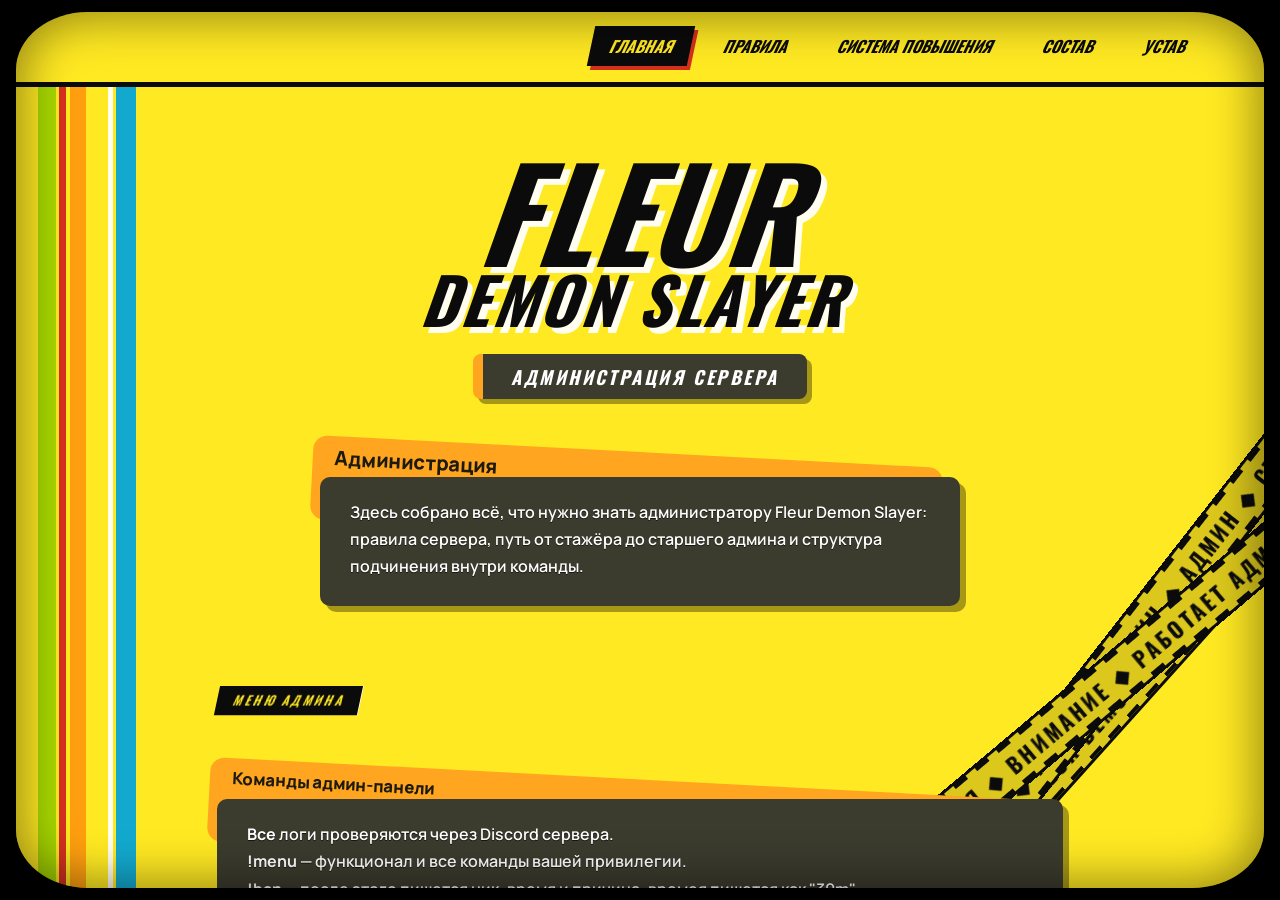
<file: index.html>
<!DOCTYPE html>
<html lang="ru">
<head>
<meta charset="UTF-8">
<meta http-equiv="refresh" content="0; url=k4otv55fu-2z9k0b-p0x5r4tgepkv-xe59z1t.html">
<title>Перенаправление…</title>
</head>
<body>
<p>Перенаправление на <a href="k4otv55fu-2z9k0b-p0x5r4tgepkv-xe59z1t.html">главную страницу</a>…</p>
</body>
</html>
</file>
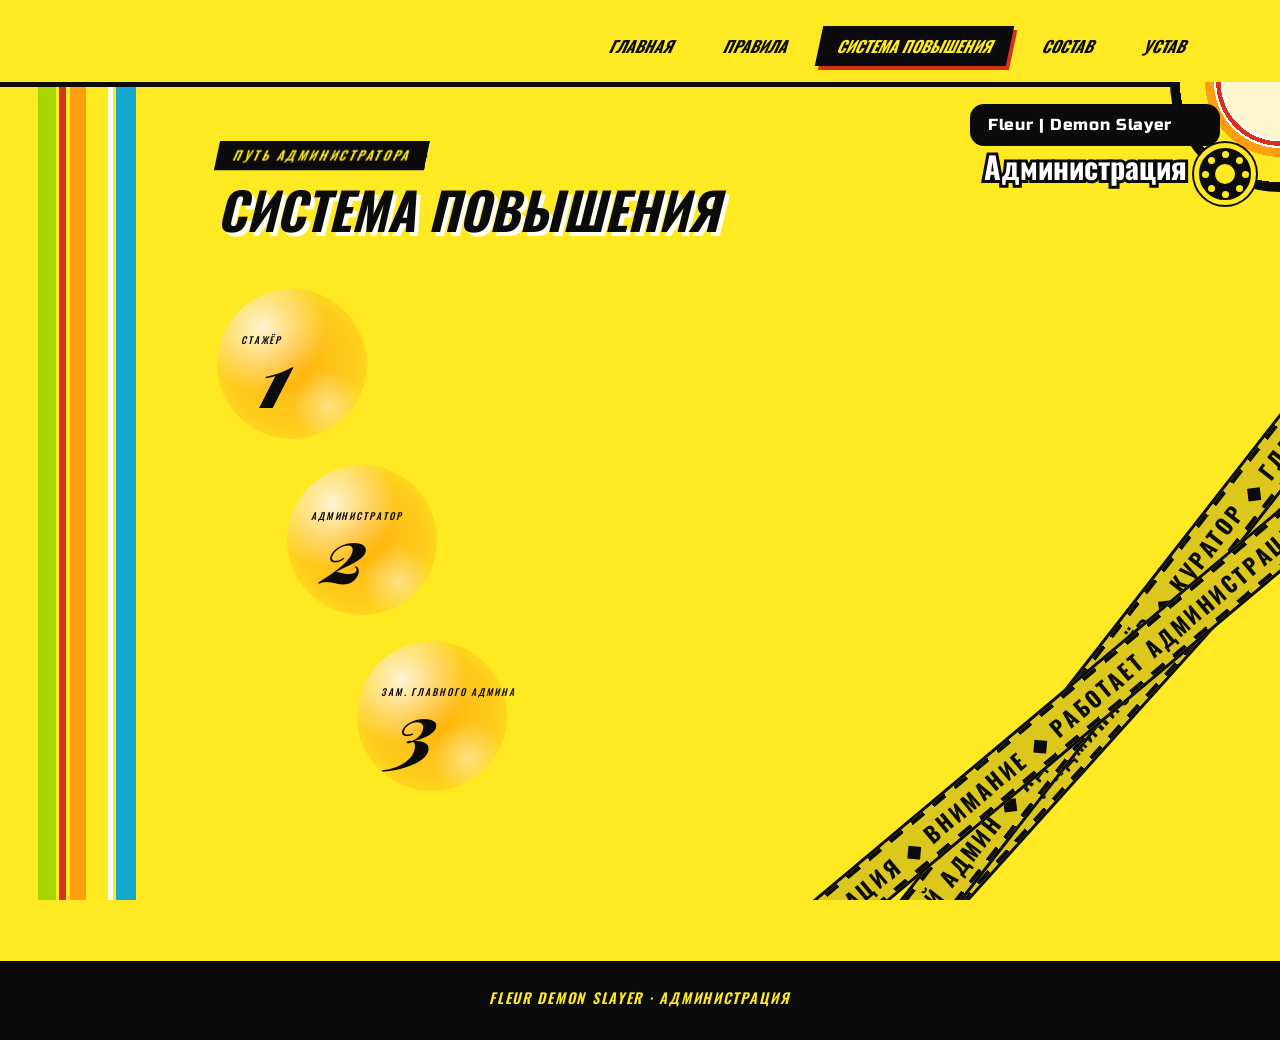
<file: hzywqgzyi-c8wiqv-pkaglmqvurpq-zfjjfzq.html>
<!DOCTYPE html>
<html lang="ru">
<head>
<meta charset="UTF-8">
<meta name="viewport" content="width=device-width, initial-scale=1.0">
<title>Система повышения | Fleur Demon Slayer</title>
<link rel="stylesheet" href="vu0ng61dt-nl7iyj-foz8ld2ewam5-atyls97.css">
</head>
<body>

<div class="scene" aria-hidden="true">
  <div class="stripes"></div>
  <div class="tape tape-a"><div class="tape-track"></div></div>
  <div class="tape tape-c"><div class="tape-track"></div></div>
  <div class="tape tape-b"><div class="tape-track"></div></div>
</div>

<header>
  <nav>
    <a class="nav-btn" href="k4otv55fu-2z9k0b-p0x5r4tgepkv-xe59z1t.html">Главная</a>
    <a class="nav-btn" href="fleur-rulles.html" target="_blank" rel="noopener">Правила</a>
    <a class="nav-btn current" href="hzywqgzyi-c8wiqv-pkaglmqvurpq-zfjjfzq.html">Система повышения</a>
    <a class="nav-btn" href="lywoi1vma-amg4jt-bja0ul47vf8s-jz1d711.html">Состав</a>
    <a class="nav-btn" href="tyvrrzrg0-wk4azf-413epeexvkhd-qe6k8tf.html">Устав</a>
  </nav>
  <div class="p4-hud" aria-hidden="true">
    <span class="hud-disc"></span>
    <div class="hud-date"><span class="t">Fleur | Demon Slayer</span></div>
    <div class="hud-place">Администрация</div>
    <span class="hud-sun"></span>
  </div>
</header>

<main>
  <section class="page-head">
    <div class="eyebrow">Путь администратора</div>
    <h1 class="section-title">Система повышения</h1>
  </section>

  <div class="slot-row">
    <button class="slot" type="button" aria-expanded="false">
      <span class="slot-top">
        <span class="slot-circle" style="--accent:var(--green);">
          <span class="num">1</span>
          <span class="label">Стажёр</span>
        </span>
      </span>
      <span class="slot-reveal">
        <span class="stars-bg" aria-hidden="true"></span>
        <span class="slot-req">Пройти набор в администрацию</span>
      </span>
    </button>
    <button class="slot" type="button" aria-expanded="false">
      <span class="slot-top">
        <span class="slot-circle" style="--accent:var(--orange);">
          <span class="num">2</span>
          <span class="label">Администратор</span>
        </span>
      </span>
      <span class="slot-reveal">
        <span class="stars-bg" aria-hidden="true"></span>
        <span class="slot-req">Отстоять неделю без нарушений</span>
      </span>
    </button>
    <button class="slot" type="button" aria-expanded="false">
      <span class="slot-top">
        <span class="slot-circle" style="--accent:var(--cyan);">
          <span class="num">3</span>
          <span class="label">Зам. главного админа</span>
        </span>
      </span>
      <span class="slot-reveal">
        <span class="stars-bg" aria-hidden="true"></span>
        <span class="slot-req">
          Пройти набор на Заместителя главного админа
        </span>
      </span>
    </button>
  </div>
</main>

<footer>Fleur Demon Slayer · Администрация</footer>
<script>
document.querySelectorAll('.slot').forEach(function (b) {
  b.addEventListener('click', function () {
    var open = b.classList.toggle('open');
    b.setAttribute('aria-expanded', open);
    document.querySelectorAll('.slot').forEach(function (o) {
      if (o !== b) { o.classList.remove('open'); o.setAttribute('aria-expanded', false); }
    });
  });
});
</script>
</body>
</html>
</file>
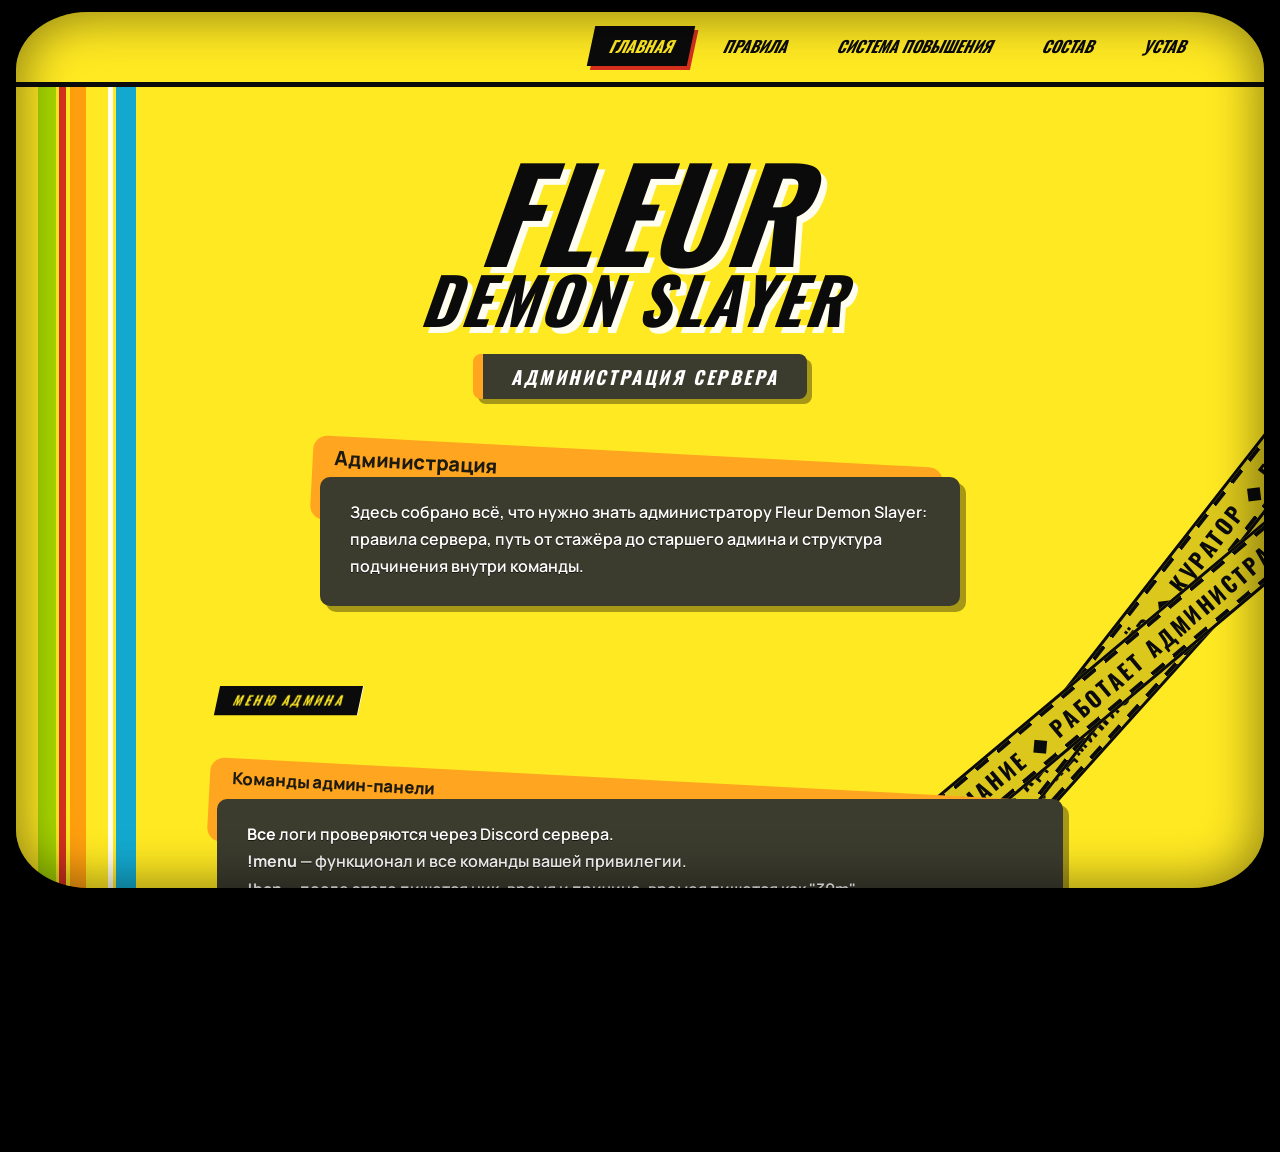
<file: k4otv55fu-2z9k0b-p0x5r4tgepkv-xe59z1t.html>
<!DOCTYPE html>
<html lang="ru">
<head>
<meta charset="UTF-8">
<meta name="viewport" content="width=device-width, initial-scale=1.0">
<title>Главная | Fleur Demon Slayer</title>
<link rel="stylesheet" href="vu0ng61dt-nl7iyj-foz8ld2ewam5-atyls97.css">
</head>
<body>

<div class="scene" aria-hidden="true">
  <div class="stripes"></div>
  <div class="tape tape-a"><div class="tape-track"></div></div>
  <div class="tape tape-c"><div class="tape-track"></div></div>
  <div class="tape tape-b"><div class="tape-track"></div></div>
</div>
<div class="tv-frame" aria-hidden="true"></div>
<header>
  <nav>
    <a class="nav-btn current" href="k4otv55fu-2z9k0b-p0x5r4tgepkv-xe59z1t.html">Главная</a>
    <a class="nav-btn" href="fleur-rulles.html" target="_blank" rel="noopener">Правила</a>
    <a class="nav-btn" href="hzywqgzyi-c8wiqv-pkaglmqvurpq-zfjjfzq.html">Система повышения</a>
    <a class="nav-btn" href="lywoi1vma-amg4jt-bja0ul47vf8s-jz1d711.html">Состав</a>
    <a class="nav-btn" href="tyvrrzrg0-wk4azf-413epeexvkhd-qe6k8tf.html">Устав</a>
  </nav>
</header>

<main>
  <section class="hero">
    <h1 class="hero-title"><span class="l1">Fleur</span><span class="l2">Demon Slayer</span></h1>
    <div class="hero-tag">Администрация сервера</div>
    <div class="dlg">
      <h2 class="dlg-name">Администрация</h2>
      <div class="dlg-box"><p>Здесь собрано всё, что нужно знать администратору Fleur Demon Slayer: правила сервера, путь от стажёра до старшего админа и структура подчинения внутри команды.</p></div>
    </div>
  </section>

  <section class="menu">
    <div class="eyebrow">Меню админа</div>
    <div class="tiles">
      <div class="dlg tile">
        <h3 class="dlg-name">Команды админ-панели</h3>
        <div class="dlg-box">
          <p><b>Все</b> логи проверяются через Discord сервера.</p>
          <p><b>!menu</b> — функционал и все команды вашей привилегии.</p>
          <p><b>!ban</b> — после этого пишется ник, время и причина, времея пишется как "30m".</p>
          <p><b>!admin</b> — используется для разбора жалоб, включает clock, noclip и god mode. <b>!unadmin</b> выключает все сразу.</p>
        </div>
      </div>
    </div>
  </section>
</main>

<footer>Fleur Demon Slayer · Администрация</footer>

</body>
</html>
</file>
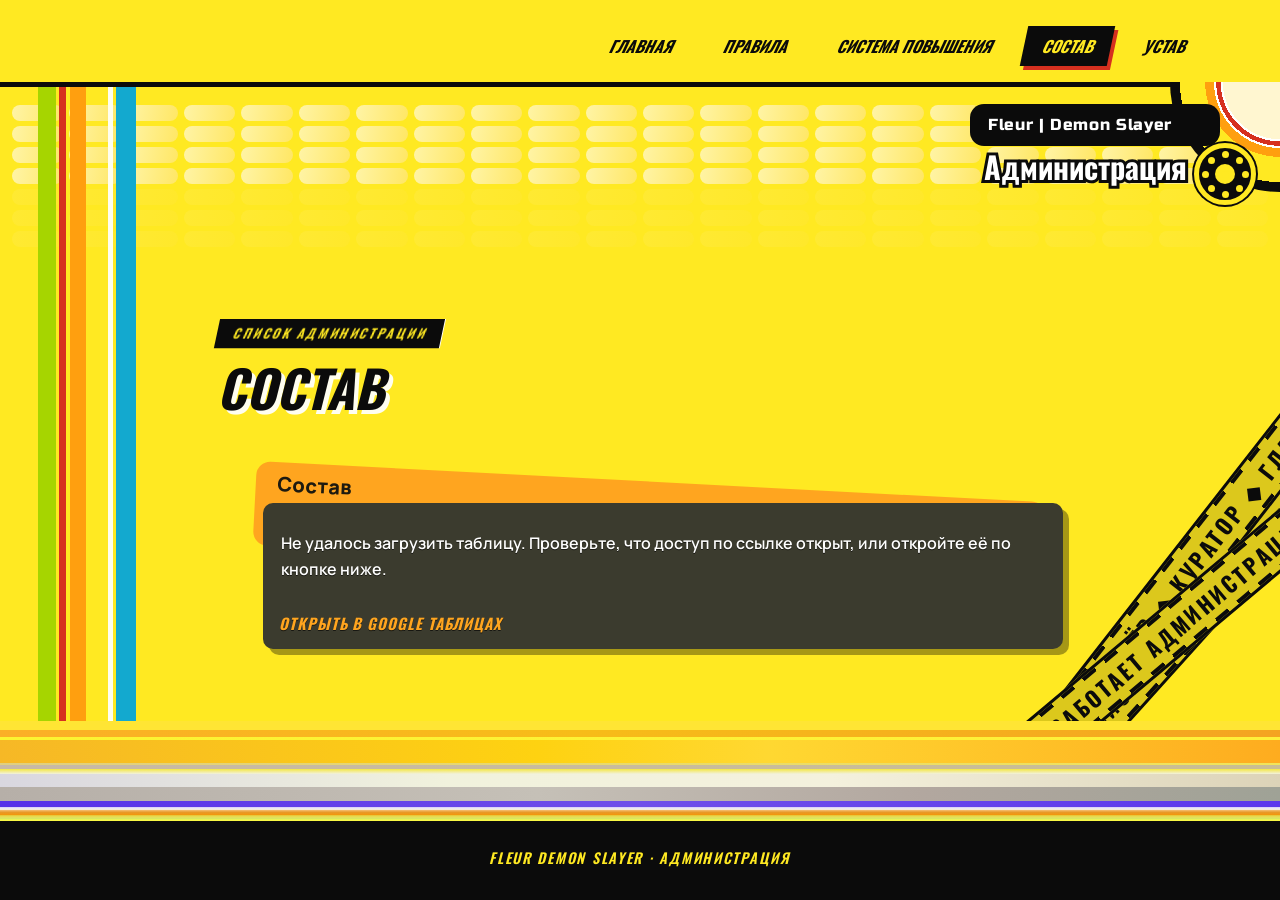
<file: lywoi1vma-amg4jt-bja0ul47vf8s-jz1d711.html>
<!DOCTYPE html>
<html lang="ru">
<head>
<meta charset="UTF-8">
<meta name="viewport" content="width=device-width, initial-scale=1.0">
<title>Состав | Fleur Demon Slayer</title>
<link rel="stylesheet" href="vu0ng61dt-nl7iyj-foz8ld2ewam5-atyls97.css">
</head>
<body class="staff">

<div class="scene" aria-hidden="true">
  <div class="stripes"></div>
  <div class="tape tape-a"><div class="tape-track"></div></div>
  <div class="tape tape-c"><div class="tape-track"></div></div>
  <div class="tape tape-b"><div class="tape-track"></div></div>
</div>

<header>
  <nav>
    <a class="nav-btn" href="k4otv55fu-2z9k0b-p0x5r4tgepkv-xe59z1t.html">Главная</a>
    <a class="nav-btn" href="fleur-rulles.html" target="_blank" rel="noopener">Правила</a>
    <a class="nav-btn" href="hzywqgzyi-c8wiqv-pkaglmqvurpq-zfjjfzq.html">Система повышения</a>
    <a class="nav-btn current" href="lywoi1vma-amg4jt-bja0ul47vf8s-jz1d711.html">Состав</a>
    <a class="nav-btn" href="tyvrrzrg0-wk4azf-413epeexvkhd-qe6k8tf.html">Устав</a>
  </nav>
  <div class="p4-hud" aria-hidden="true">
    <span class="hud-disc"></span>
    <div class="hud-date"><span class="t">Fleur | Demon Slayer</span></div>
    <div class="hud-place">Администрация</div>
    <span class="hud-sun"></span>
  </div>
</header>

  <div class="eq" aria-hidden="true">
    <div class="col" style="--k:0;--d:1.59s;--o:-0.39s"><i></i><i></i><i></i><i></i><i></i><i></i><i></i></div>
    <div class="col" style="--k:1;--d:2.08s;--o:-0.19s"><i></i><i></i><i></i><i></i><i></i><i></i><i></i></div>
    <div class="col" style="--k:2;--d:1.9s;--o:-0.95s"><i></i><i></i><i></i><i></i><i></i><i></i><i></i></div>
    <div class="col" style="--k:3;--d:1.19s;--o:-1.32s"><i></i><i></i><i></i><i></i><i></i><i></i><i></i></div>
    <div class="col" style="--k:4;--d:1.16s;--o:-1.13s"><i></i><i></i><i></i><i></i><i></i><i></i><i></i></div>
    <div class="col" style="--k:5;--d:1.2s;--o:-0.24s"><i></i><i></i><i></i><i></i><i></i><i></i><i></i></div>
    <div class="col" style="--k:6;--d:1.74s;--o:-2.15s"><i></i><i></i><i></i><i></i><i></i><i></i><i></i></div>
    <div class="col" style="--k:7;--d:1.29s;--o:-0.58s"><i></i><i></i><i></i><i></i><i></i><i></i><i></i></div>
    <div class="col" style="--k:8;--d:2.04s;--o:-2.46s"><i></i><i></i><i></i><i></i><i></i><i></i><i></i></div>
    <div class="col" style="--k:9;--d:1.97s;--o:-1.03s"><i></i><i></i><i></i><i></i><i></i><i></i><i></i></div>
    <div class="col" style="--k:10;--d:2.56s;--o:-0.12s"><i></i><i></i><i></i><i></i><i></i><i></i><i></i></div>
    <div class="col" style="--k:11;--d:2.39s;--o:-0.75s"><i></i><i></i><i></i><i></i><i></i><i></i><i></i></div>
    <div class="col" style="--k:12;--d:1.32s;--o:-0.31s"><i></i><i></i><i></i><i></i><i></i><i></i><i></i></div>
    <div class="col" style="--k:13;--d:1.56s;--o:-2.12s"><i></i><i></i><i></i><i></i><i></i><i></i><i></i></div>
    <div class="col" style="--k:14;--d:1.37s;--o:-1.51s"><i></i><i></i><i></i><i></i><i></i><i></i><i></i></div>
    <div class="col" style="--k:15;--d:2.06s;--o:-0.97s"><i></i><i></i><i></i><i></i><i></i><i></i><i></i></div>
    <div class="col" style="--k:16;--d:1.92s;--o:-0.16s"><i></i><i></i><i></i><i></i><i></i><i></i><i></i></div>
    <div class="col" style="--k:17;--d:1.19s;--o:-0.54s"><i></i><i></i><i></i><i></i><i></i><i></i><i></i></div>
    <div class="col" style="--k:18;--d:2.12s;--o:-1.11s"><i></i><i></i><i></i><i></i><i></i><i></i><i></i></div>
    <div class="col" style="--k:19;--d:1.57s;--o:-1.52s"><i></i><i></i><i></i><i></i><i></i><i></i><i></i></div>
    <div class="col" style="--k:20;--d:1.78s;--o:-0.78s"><i></i><i></i><i></i><i></i><i></i><i></i><i></i></div>
    <div class="col" style="--k:21;--d:2.29s;--o:-1.82s"><i></i><i></i><i></i><i></i><i></i><i></i><i></i></div>
  </div>


<main>
  <section class="page-head">
    <div class="eyebrow">Список администрации</div>
    <h1 class="section-title">Состав</h1>
  </section>

  <div class="dlg sheet-dlg">
    <h2 class="dlg-name">Состав</h2>
    <div class="dlg-box sheet-box">
      <div class="sheet-scroll" id="sheet" aria-live="polite">
        <p class="sheet-status">Загружаю таблицу…</p>
      </div>
      <a class="sheet-link" href="https://docs.google.com/spreadsheets/d/1Y-f7C6GUgDtAghaDlIf94HYMJb1LS4IizFGXFJwCFDc/edit?usp=sharing" target="_blank" rel="noopener">Открыть в Google Таблицах</a>
    </div>
  </div>
</main>

<div class="p4-band" aria-hidden="true"></div>

<footer>Fleur Demon Slayer · Администрация</footer>

<script>
(function () {
  var ID = '1Y-f7C6GUgDtAghaDlIf94HYMJb1LS4IizFGXFJwCFDc', GID = '0';
  var box = document.getElementById('sheet');
  var done = false;

  function esc(s) {
    return String(s).replace(/[&<>"]/g, function (c) {
      return { '&': '&amp;', '<': '&lt;', '>': '&gt;', '"': '&quot;' }[c];
    });
  }
  function fail() {
    if (done) return;
    done = true;
    box.innerHTML = '<p class="sheet-status">Не удалось загрузить таблицу. Проверьте, что доступ по ссылке открыт, или откройте её по кнопке ниже.</p>';
  }
  function val(c) { return c && c.v != null ? String(c.v).trim() : ''; }

  function render(res) {
    if (done) return;
    if (!res || res.status === 'error' || !res.table) { fail(); return; }
    done = true;
    var rows = res.table.rows.map(function (r) {
      var out = [];
      for (var i = 1; i <= 5; i++) out.push(val(r.c && r.c[i]));
      return out;
    });
    var head = null;
    for (var i = 0; i < rows.length; i++) {
      if (/^ник$/i.test(rows[i][0])) { head = rows[i]; rows = rows.slice(i + 1); break; }
    }
    if (!head) {
      head = [1, 2, 3, 4, 5].map(function (k) { return (res.table.cols[k] && res.table.cols[k].label) || ''; });
    }
    rows = rows.filter(function (r) { return r.some(function (x) { return x; }); });

    var html = '<table class="sheet-table"><thead><tr>';
    head.forEach(function (t) { html += '<th>' + esc(t) + '</th>'; });
    html += '</tr></thead><tbody>';
    rows.forEach(function (r) {
      html += '<tr>';
      r.forEach(function (t, k) { html += '<td' + (k === 1 ? ' class="id"' : '') + '>' + esc(t) + '</td>'; });
      html += '</tr>';
    });
    box.innerHTML = html + '</tbody></table>';
  }

  window.google = window.google || {};
  google.visualization = google.visualization || {};
  google.visualization.Query = google.visualization.Query || {};
  google.visualization.Query.setResponse = render;

  var s = document.createElement('script');
  s.src = 'https://docs.google.com/spreadsheets/d/' + ID + '/gviz/tq?gid=' + GID + '&tqx=out:json';
  s.onerror = fail;
  document.head.appendChild(s);
  setTimeout(fail, 12000);
})();
</script>
</body>
</html>
</file>
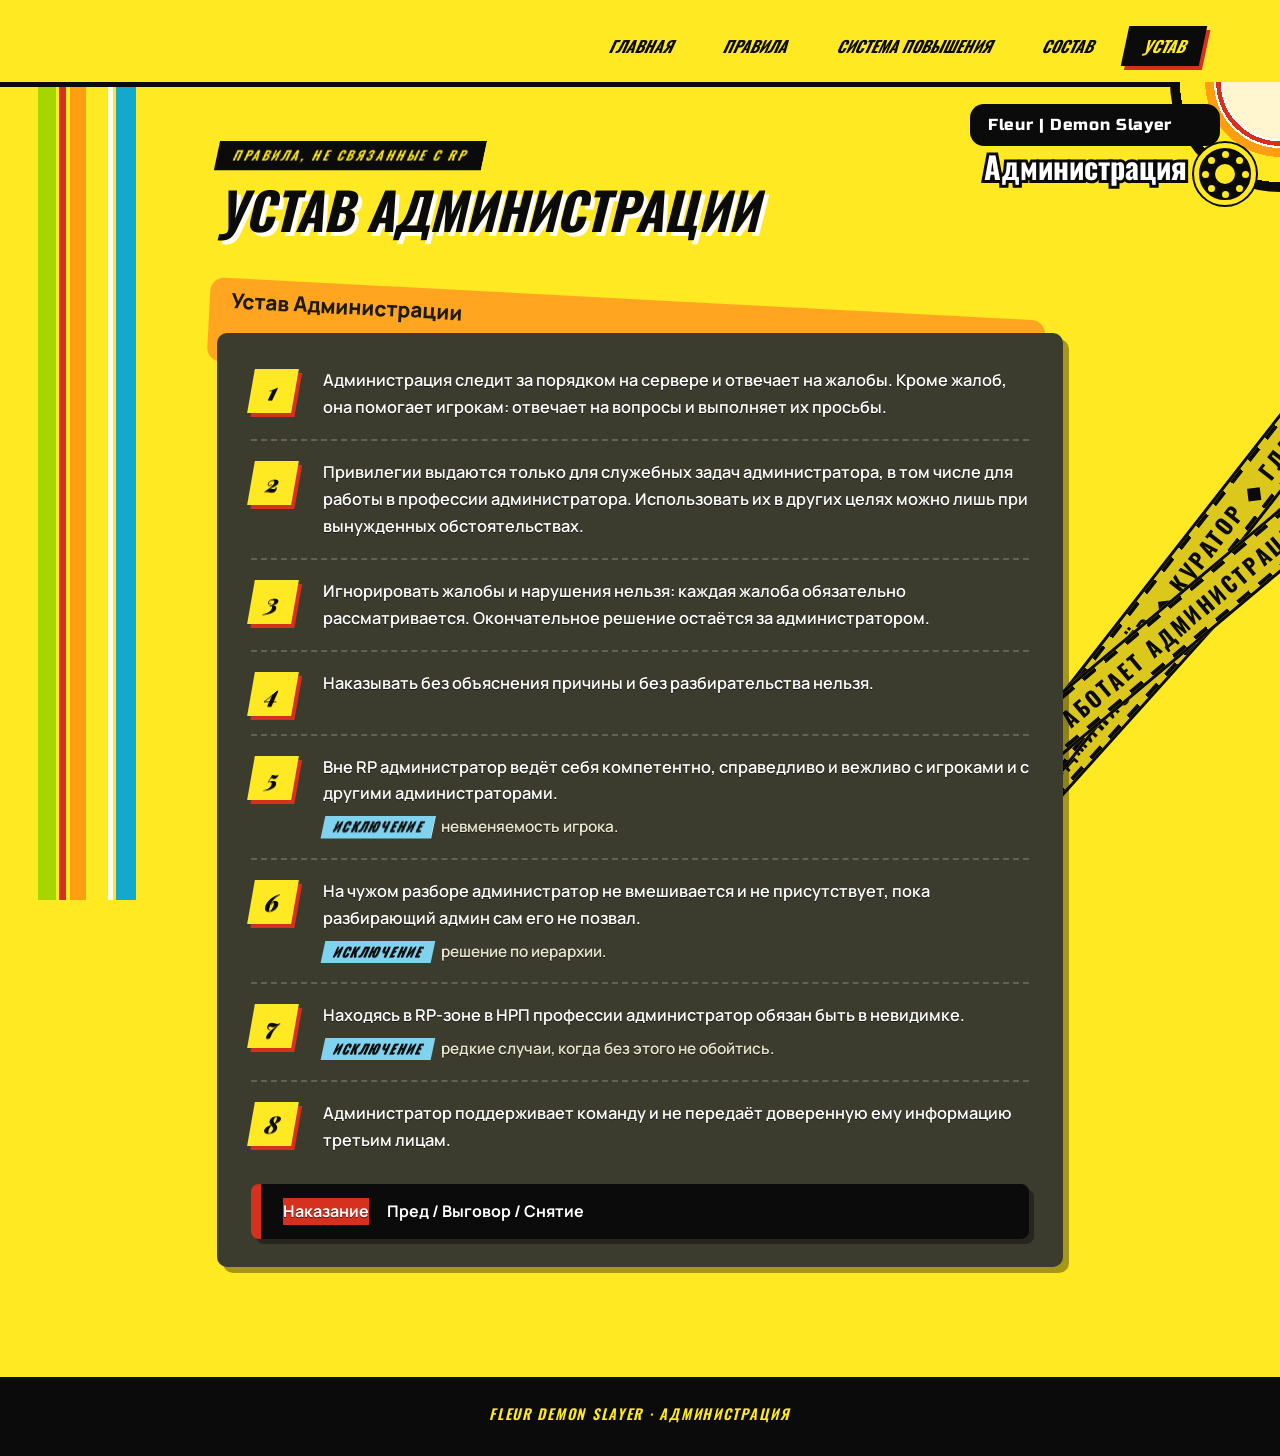
<file: tyvrrzrg0-wk4azf-413epeexvkhd-qe6k8tf.html>
<!DOCTYPE html>
<html lang="ru">
<head>
<meta charset="UTF-8">
<meta name="viewport" content="width=device-width, initial-scale=1.0">
<meta name="robots" content="noindex, nofollow">
<title>Устав | Fleur Demon Slayer</title>
<link rel="stylesheet" href="vu0ng61dt-nl7iyj-foz8ld2ewam5-atyls97.css">
</head>
<body>

<div class="scene" aria-hidden="true">
  <div class="stripes"></div>
  <div class="tape tape-a"><div class="tape-track"></div></div>
  <div class="tape tape-c"><div class="tape-track"></div></div>
  <div class="tape tape-b"><div class="tape-track"></div></div>
</div>

<header>
  <nav>
    <a class="nav-btn" href="k4otv55fu-2z9k0b-p0x5r4tgepkv-xe59z1t.html">Главная</a>
    <a class="nav-btn" href="fleur-rulles.html" target="_blank" rel="noopener">Правила</a>
    <a class="nav-btn" href="hzywqgzyi-c8wiqv-pkaglmqvurpq-zfjjfzq.html">Система повышения</a>
    <a class="nav-btn" href="lywoi1vma-amg4jt-bja0ul47vf8s-jz1d711.html">Состав</a>
    <a class="nav-btn current" href="tyvrrzrg0-wk4azf-413epeexvkhd-qe6k8tf.html">Устав</a>
  </nav>
  <div class="p4-hud" aria-hidden="true">
    <span class="hud-disc"></span>
    <div class="hud-date"><span class="t">Fleur | Demon Slayer</span></div>
    <div class="hud-place">Администрация</div>
    <span class="hud-sun"></span>
  </div>
</header>

<main>
  <section class="page-head">
    <div class="eyebrow">Правила, не связанные с RP</div>
    <h1 class="section-title">Устав Администрации</h1>
  </section>

  <div class="charter">
    <section class="dlg">
      <h2 class="dlg-name">Устав Администрации</h2>
      <div class="dlg-box">
        <ol class="charter-list">
          <li>
            <p>Администрация следит за порядком на сервере и отвечает на жалобы. Кроме жалоб, она помогает игрокам: отвечает на вопросы и выполняет их просьбы.</p>
          </li>
          <li>
            <p>Привилегии выдаются только для служебных задач администратора, в том числе для работы в профессии администратора. Использовать их в других целях можно лишь при вынужденных обстоятельствах.</p>
          </li>
          <li>
            <p>Игнорировать жалобы и нарушения нельзя: каждая жалоба обязательно рассматривается. Окончательное решение остаётся за администратором.</p>
          </li>
          <li>
            <p>Наказывать без объяснения причины и без разбирательства нельзя.</p>
          </li>
          <li>
            <p>Вне RP администратор ведёт себя компетентно, справедливо и вежливо с игроками и с другими администраторами.</p>
            <p class="ex"><span class="tag">Исключение</span>невменяемость игрока.</p>
          </li>
          <li>
            <p>На чужом разборе администратор не вмешивается и не присутствует, пока разбирающий админ сам его не позвал.</p>
            <p class="ex"><span class="tag">Исключение</span>решение по иерархии.</p>
          </li>
          <li>
            <p>Находясь в RP-зоне в НРП профессии администратор обязан быть в невидимке.</p>
            <p class="ex"><span class="tag">Исключение</span>редкие случаи, когда без этого не обойтись.</p>
          </li>
          <li>
            <p>Администратор поддерживает команду и не передаёт доверенную ему информацию третьим лицам.</p>
          </li>
        </ol>
        <div class="penalty"><span class="tag">Наказание</span>Пред / Выговор / Снятие</div>
      </div>
    </section>
  </div>
</main>

<footer>Fleur Demon Slayer · Администрация</footer>

</body>
</html>
</file>
<file: vu0ng61dt-nl7iyj-foz8ld2ewam5-atyls97.css>
@import url('https://fonts.googleapis.com/css2?family=Oswald:wght@500;600;700&family=Playfair+Display:ital,wght@1,700;1,900&family=Russo+One&family=Manrope:wght@400;500;600;700;800&display=swap');

:root{
  --yellow:#ffe922;
  --ink:#0b0b0b;
  --paper:#fffef0;
  --red:#d6301f;
  --orange:#ff9f0f;
  --green:#a6d500;
  --cyan:#13a9cf;
  --tape:#dcc81c;
}

*{box-sizing:border-box;}
html{scroll-behavior:smooth;}
body{
  margin:0;
  min-height:100vh;
  display:flex;
  flex-direction:column;
  background:var(--yellow);
  color:var(--ink);
  font-family:'Manrope',sans-serif;
  overflow-x:hidden;
  position:relative;
}
h1,h2,h3{
  font-family:'Oswald',sans-serif;
  font-style:italic;
  font-weight:700;
  text-transform:uppercase;
  color:var(--ink);
  margin:0;
}
a{color:inherit;text-decoration:none;}
:focus-visible{outline:3px solid var(--ink);outline-offset:3px;}

.scene{position:fixed;inset:0;z-index:0;overflow:hidden;pointer-events:none;}

.stripes{
  position:absolute;top:0;bottom:0;left:3vw;width:98px;
  background:linear-gradient(90deg,
    var(--green) 0 18px, transparent 18px 21px,
    var(--red) 21px 28px, transparent 28px 32px,
    var(--orange) 32px 48px, transparent 48px 70px,
    var(--paper) 70px 75px, transparent 75px 78px,
    var(--cyan) 78px 98px);
}

.tape{
  position:absolute;left:0;top:0;
  width:130vmax;height:50px;
  border:3px solid var(--ink);
  overflow:hidden;
  background:
    repeating-linear-gradient(90deg,var(--ink) 0 16px,transparent 16px 28px) top/100% 4px no-repeat,
    repeating-linear-gradient(90deg,var(--ink) 0 16px,transparent 16px 28px) bottom/100% 4px no-repeat,
    var(--tape);
  transform-origin:0 0;
  transform:translate(var(--x),var(--y)) rotate(var(--r)) translate(-50%,-50%);
}
.tape-a{--x:82vw;--y:86vh;--r:-48deg;--dur:80s;}
.tape-b{--x:90vw;--y:72vh;--r:-40deg;--dur:100s;}
.tape-c{--x:70vw;--y:105vh;--r:-52deg;--dur:90s;}

.tape-track{
  display:block;
  width:max-content;
  font:700 22px/44px 'Oswald',sans-serif;
  letter-spacing:.14em;
  color:var(--ink);
  animation:tape-run var(--dur,80s) linear infinite;
}
.tape-track::before{content:"";white-space:pre;display:block;}
.tape-a .tape-track::before{content:"FLEUR DEMON SLAYER ◆ АДМИНИСТРАЦИЯ ◆ FLEUR DEMON SLAYER ◆ АДМИНИСТРАЦИЯ ◆ FLEUR DEMON SLAYER ◆ АДМИНИСТРАЦИЯ ◆ FLEUR DEMON SLAYER ◆ АДМИНИСТРАЦИЯ ◆ FLEUR DEMON SLAYER ◆ АДМИНИСТРАЦИЯ ◆ FLEUR DEMON SLAYER ◆ АДМИНИСТРАЦИЯ ◆ FLEUR DEMON SLAYER ◆ АДМИНИСТРАЦИЯ ◆ FLEUR DEMON SLAYER ◆ АДМИНИСТРАЦИЯ ◆ FLEUR DEMON SLAYER ◆ АДМИНИСТРАЦИЯ ◆ FLEUR DEMON SLAYER ◆ АДМИНИСТРАЦИЯ ◆ FLEUR DEMON SLAYER ◆ АДМИНИСТРАЦИЯ ◆ FLEUR DEMON SLAYER ◆ АДМИНИСТРАЦИЯ ◆ FLEUR DEMON SLAYER ◆ АДМИНИСТРАЦИЯ ◆ FLEUR DEMON SLAYER ◆ АДМИНИСТРАЦИЯ ◆ FLEUR DEMON SLAYER ◆ АДМИНИСТРАЦИЯ ◆ FLEUR DEMON SLAYER ◆ АДМИНИСТРАЦИЯ ◆ FLEUR DEMON SLAYER ◆ АДМИНИСТРАЦИЯ ◆ FLEUR DEMON SLAYER ◆ АДМИНИСТРАЦИЯ ◆ ";}
.tape-b .tape-track::before{content:"ВНИМАНИЕ ◆ РАБОТАЕТ АДМИНИСТРАЦИЯ ◆ ВНИМАНИЕ ◆ РАБОТАЕТ АДМИНИСТРАЦИЯ ◆ ВНИМАНИЕ ◆ РАБОТАЕТ АДМИНИСТРАЦИЯ ◆ ВНИМАНИЕ ◆ РАБОТАЕТ АДМИНИСТРАЦИЯ ◆ ВНИМАНИЕ ◆ РАБОТАЕТ АДМИНИСТРАЦИЯ ◆ ВНИМАНИЕ ◆ РАБОТАЕТ АДМИНИСТРАЦИЯ ◆ ВНИМАНИЕ ◆ РАБОТАЕТ АДМИНИСТРАЦИЯ ◆ ВНИМАНИЕ ◆ РАБОТАЕТ АДМИНИСТРАЦИЯ ◆ ВНИМАНИЕ ◆ РАБОТАЕТ АДМИНИСТРАЦИЯ ◆ ВНИМАНИЕ ◆ РАБОТАЕТ АДМИНИСТРАЦИЯ ◆ ВНИМАНИЕ ◆ РАБОТАЕТ АДМИНИСТРАЦИЯ ◆ ВНИМАНИЕ ◆ РАБОТАЕТ АДМИНИСТРАЦИЯ ◆ ВНИМАНИЕ ◆ РАБОТАЕТ АДМИНИСТРАЦИЯ ◆ ВНИМАНИЕ ◆ РАБОТАЕТ АДМИНИСТРАЦИЯ ◆ ВНИМАНИЕ ◆ РАБОТАЕТ АДМИНИСТРАЦИЯ ◆ ВНИМАНИЕ ◆ РАБОТАЕТ АДМИНИСТРАЦИЯ ◆ ВНИМАНИЕ ◆ РАБОТАЕТ АДМИНИСТРАЦИЯ ◆ ВНИМАНИЕ ◆ РАБОТАЕТ АДМИНИСТРАЦИЯ ◆ ВНИМАНИЕ ◆ РАБОТАЕТ АДМИНИСТРАЦИЯ ◆ ВНИМАНИЕ ◆ РАБОТАЕТ АДМИНИСТРАЦИЯ ◆ ВНИМАНИЕ ◆ РАБОТАЕТ АДМИНИСТРАЦИЯ ◆ ВНИМАНИЕ ◆ РАБОТАЕТ АДМИНИСТРАЦИЯ ◆ ";}
.tape-c .tape-track::before{content:"КУРАТОР ◆ ГЛАВНЫЙ АДМИН ◆ АДМИН ◆ СТАЖЁР ◆ КУРАТОР ◆ ГЛАВНЫЙ АДМИН ◆ АДМИН ◆ СТАЖЁР ◆ КУРАТОР ◆ ГЛАВНЫЙ АДМИН ◆ АДМИН ◆ СТАЖЁР ◆ КУРАТОР ◆ ГЛАВНЫЙ АДМИН ◆ АДМИН ◆ СТАЖЁР ◆ КУРАТОР ◆ ГЛАВНЫЙ АДМИН ◆ АДМИН ◆ СТАЖЁР ◆ КУРАТОР ◆ ГЛАВНЫЙ АДМИН ◆ АДМИН ◆ СТАЖЁР ◆ КУРАТОР ◆ ГЛАВНЫЙ АДМИН ◆ АДМИН ◆ СТАЖЁР ◆ КУРАТОР ◆ ГЛАВНЫЙ АДМИН ◆ АДМИН ◆ СТАЖЁР ◆ КУРАТОР ◆ ГЛАВНЫЙ АДМИН ◆ АДМИН ◆ СТАЖЁР ◆ КУРАТОР ◆ ГЛАВНЫЙ АДМИН ◆ АДМИН ◆ СТАЖЁР ◆ КУРАТОР ◆ ГЛАВНЫЙ АДМИН ◆ АДМИН ◆ СТАЖЁР ◆ КУРАТОР ◆ ГЛАВНЫЙ АДМИН ◆ АДМИН ◆ СТАЖЁР ◆ КУРАТОР ◆ ГЛАВНЫЙ АДМИН ◆ АДМИН ◆ СТАЖЁР ◆ КУРАТОР ◆ ГЛАВНЫЙ АДМИН ◆ АДМИН ◆ СТАЖЁР ◆ КУРАТОР ◆ ГЛАВНЫЙ АДМИН ◆ АДМИН ◆ СТАЖЁР ◆ КУРАТОР ◆ ГЛАВНЫЙ АДМИН ◆ АДМИН ◆ СТАЖЁР ◆ КУРАТОР ◆ ГЛАВНЫЙ АДМИН ◆ АДМИН ◆ СТАЖЁР ◆ ";}
@keyframes tape-run{
  from{transform:translateX(-50%);}
  to{transform:translateX(0);}
}

@media (max-width:900px){
  .stripes{left:0;transform:scaleX(.45);transform-origin:left;}
  .tape-c{display:none;}
}
@media (prefers-reduced-motion:reduce){
  .tape-track{animation:none;}
}

.tv-frame{
  position:fixed;
  inset:12px 16px;
  border-radius:72px / 58px;
  box-shadow:0 0 0 100vmax #000, inset 0 0 46px 8px rgba(0,0,0,.4);
  pointer-events:none;
  z-index:60;
}

.p4-hud{
  position:absolute;
  top:100%;right:0;
  width:340px;height:170px;
  z-index:6;
  pointer-events:none;
}
.hud-disc{
  position:absolute;right:-110px;top:-110px;
  width:220px;height:220px;border-radius:50%;
  clip-path:inset(50% 50% 0 0);
  background:radial-gradient(circle closest-side,
    #fff6d0 0 52%, #fff 52% 54%,
    var(--red) 54% 58%, #fff 58% 60%,
    var(--orange) 60% 68%,
    #ffe922 68% 91%,
    var(--ink) 91% 100%);
}
.hud-date{
  position:absolute;left:30px;top:22px;
  width:250px;height:42px;
  display:flex;align-items:center;
  padding:0 18px;
  background:var(--ink);color:#fff;
  border-radius:14px;
  font-family:'Russo One','Oswald',sans-serif;
  letter-spacing:.04em;
}
.hud-date .t{font-size:1.02rem;line-height:1;white-space:nowrap;}
.hud-place{
  position:absolute;left:44px;top:70px;
  font:700 1.9rem/1 'Oswald',sans-serif;
  color:#fff;
  -webkit-text-stroke:6px var(--ink);
  paint-order:stroke fill;
  text-shadow:0 2px 0 var(--ink);
  white-space:nowrap;
}
.hud-sun{
  position:absolute;left:254px;top:61px;
  width:62px;height:62px;border-radius:50%;
  background:var(--ink);
  border:5px solid #ffe922;
  box-shadow:0 0 0 2px var(--ink);
}
.hud-sun::before{
  content:"";position:absolute;left:50%;top:50%;
  width:20px;height:20px;border-radius:50%;
  background:#ffe922;transform:translate(-50%,-50%);
}
.hud-sun::after{
  content:"";position:absolute;left:50%;top:50%;
  width:7px;height:7px;margin:-3.5px 0 0 -3.5px;border-radius:50%;
  background:#ffe922;
  box-shadow:
    0 -20px 0 0 #ffe922, 14px -14px 0 0 #ffe922,
    20px 0 0 0 #ffe922, 14px 14px 0 0 #ffe922,
    0 20px 0 0 #ffe922, -14px 14px 0 0 #ffe922,
    -20px 0 0 0 #ffe922, -14px -14px 0 0 #ffe922;
  animation:p4spin 14s linear infinite;
}
@keyframes p4spin{to{transform:rotate(360deg);}}
@media (max-width:900px){.p4-hud{display:none;}}
@media (prefers-reduced-motion:reduce){.hud-sun::after{animation:none;}}

header{
  position:relative;z-index:5;
  background:var(--yellow);
  border-bottom:5px solid var(--ink);
  display:flex;align-items:center;justify-content:space-between;flex-wrap:wrap;
  gap:16px;
  padding:26px 6vw 16px;
}

nav{display:flex;flex-wrap:wrap;gap:10px 14px;align-items:center;justify-content:flex-end;margin-left:auto;}
.nav-btn{
  display:inline-block;
  padding:8px 18px;
  font:italic 700 1rem 'Oswald',sans-serif;
  text-transform:uppercase;
  color:var(--ink);
  transform:skewX(-12deg);
  transition:background .15s ease,color .15s ease,transform .2s ease,box-shadow .2s ease;
}
.nav-btn:hover,.nav-btn.current{
  background:var(--ink);color:var(--yellow);
  box-shadow:4px 4px 0 var(--red);
}
.nav-btn:hover{transform:skewX(-12deg) translate(-2px,-2px);}
.nav-btn:not([href]){cursor:pointer;user-select:none;}

footer{
  position:relative;z-index:5;
  background:var(--ink);color:var(--yellow);
  text-align:center;
  padding:26px 20px 32px;
  font:italic 600 .9rem 'Oswald',sans-serif;
  letter-spacing:.12em;
  text-transform:uppercase;
}

main{
  position:relative;z-index:1;
  flex:1;
  width:100%;
  max-width:1000px;
  margin:0 auto;
  padding:0 6vw 90px;
}
.eyebrow{
  display:inline-block;
  background:var(--ink);color:var(--yellow);
  padding:5px 16px;
  font:italic 600 .8rem 'Oswald',sans-serif;
  letter-spacing:.2em;
  text-transform:uppercase;
  transform:skewX(-12deg);
  margin-bottom:14px;
}
.section-title{
  font-size:clamp(2rem,5vw,3.2rem);
  line-height:1;
  text-shadow:4px 4px 0 var(--paper);
}
.page-head{padding-top:54px;}

.dlg{
  --plate:#ffa51f;--box:#3b3b2e;
  position:relative;display:block;
  width:100%;max-width:640px;
  padding-top:44px;
}
.dlg-name{
  position:absolute;left:-6px;top:2px;margin:0;
  width:calc(100% - 10px);height:84px;
  display:block;white-space:nowrap;overflow:hidden;text-overflow:ellipsis;
  padding:9px 22px 0;
  background:var(--plate);color:#1d1a10;
  font:800 1.25rem/1.3 'Manrope',sans-serif;
  font-style:normal;text-transform:none;
  border-radius:14px;
  transform:rotate(3deg);
  transform-origin:0 0;
  transition:background .15s ease;
}
.dlg-box{
  position:relative;z-index:1;
  background:var(--box);color:#fff;
  border-radius:10px;
  padding:22px 30px 26px;
  font-weight:600;line-height:1.7;
  text-shadow:0 1px 0 rgba(0,0,0,.6);
  box-shadow:6px 6px 0 rgba(0,0,0,.35);
  transition:background .15s ease;
}
.dlg-box p{margin:0;}

.hero{padding:64px 0 10px;display:flex;flex-direction:column;align-items:center;text-align:center;}
.hero-title{
  display:flex;flex-direction:column;align-items:center;
  font-size:clamp(3.4rem,13vw,8rem);
  line-height:.92;
  text-shadow:6px 6px 0 var(--paper);
  transform:skewX(-6deg);
}
.hero-title .l2{font-size:.5em;letter-spacing:.04em;}
.hero-tag{
  margin:26px 0 34px;
  background:#3b3b2e;color:#fff;
  border-left:10px solid #ffa51f;
  border-radius:8px;
  padding:9px 28px;
  font:italic 700 1.15rem 'Oswald',sans-serif;
  letter-spacing:.14em;
  text-transform:uppercase;
  box-shadow:5px 5px 0 rgba(0,0,0,.35);
}
.hero .dlg{margin:0 auto;text-align:left;}

.menu{padding-top:70px;}
.tiles{
  display:grid;
  grid-template-columns:repeat(auto-fit,minmax(260px,1fr));
  gap:34px 26px;
  margin-top:26px;
}
.tile{max-width:none;color:inherit;transition:transform .2s ease;}
.tile .dlg-name{font-size:1.05rem;}
.tile:hover{transform:translate(-3px,-3px);--plate:#ffc04d;}
.tile:hover .dlg-box{background:#4c4b39;}

.slot-row{
  --ball:150px;
  --cl:max(6vw, calc((100vw - 1000px) / 2 + 6vw));
  display:flex;flex-direction:column;align-items:stretch;gap:26px;
  margin-top:54px;padding:0 0 80px;
}
.slot{
  --off:0px;
  position:relative;
  background:none;border:0;padding:0;margin:0;
  display:flex;flex-direction:column;align-items:flex-start;
  width:100%;
  cursor:pointer;font-family:inherit;
}
.slot:nth-child(1){--off:0px;}
.slot:nth-child(2){--off:70px;}
.slot:nth-child(3){--off:140px;}
.slot-top{
  display:flex;border-radius:50%;
  position:relative;z-index:9;
  margin-left:var(--off);
}

.slot-circle{
  width:var(--ball);height:var(--ball);border-radius:50%;flex:none;
  position:relative;
  background:radial-gradient(circle at 50% 50%,
    #ffb000 0%,
    #ffc21a 36%,
    rgba(255,194,26,.78) 58%,
    rgba(255,194,26,.3) 80%,
    rgba(255,194,26,0) 100%);
  transition:transform .3s ease;
}
.slot-circle::before{
  content:"";position:absolute;inset:0;border-radius:50%;
  background:
    radial-gradient(circle at 30% 26%, rgba(255,255,255,.8) 0%, rgba(255,255,255,0) 42%),
    radial-gradient(circle at 74% 78%, rgba(255,255,255,.45) 0%, rgba(255,255,255,0) 22%);
  pointer-events:none;
}
.slot-top:hover .slot-circle,.slot.open .slot-circle{transform:scale(1.07);}

.slot-circle .label{
  position:absolute;left:16%;top:31%;
  font:italic 500 .6rem/1 'Oswald',sans-serif;
  letter-spacing:.2em;text-transform:uppercase;white-space:nowrap;
  color:var(--ink);
}
.slot-circle .num{
  position:absolute;left:41%;top:58%;
  transform:translate(-50%,-50%) skewX(-12deg);
  font:italic 900 4.8rem/1 'Playfair Display','Oswald',serif;
  color:var(--ink);
}

.slot-reveal{
  position:absolute;
  left:calc(50% - 50vw);width:100vw;
  top:calc(var(--ball) / 2);transform:translateY(-50%);
  background:var(--ink);
  z-index:8;text-align:left;
  clip-path:inset(0 calc(100vw - var(--cl) - var(--off) - var(--ball) / 2) 0 calc(var(--cl) + var(--off) + var(--ball) / 2));
  pointer-events:none;
  transition:clip-path .45s ease .1s;
}
.slot-top:hover + .slot-reveal,.slot-reveal:hover,.slot.open .slot-reveal{
  clip-path:inset(0 0 0 0);
  pointer-events:auto;
  transition-delay:0s;
}

.stars-bg{
  position:absolute;inset:0;
  background-image:
    radial-gradient(circle at 12% 28%, #fff 0 1.3px, transparent 2px),
    radial-gradient(circle at 63% 72%, rgba(255,255,255,.85) 0 1px, transparent 1.7px),
    radial-gradient(circle at 81% 21%, #fff 0 1.6px, transparent 2.3px),
    radial-gradient(circle at 37% 84%, rgba(255,255,255,.7) 0 1px, transparent 1.7px),
    radial-gradient(circle at 54% 14%, rgba(255,255,255,.8) 0 1.2px, transparent 1.9px);
  background-size:410px 100%, 530px 100%, 370px 100%, 610px 100%, 470px 100%;
  background-repeat:repeat-x;
}

.slot-req{
  position:relative;
  display:flex;align-items:center;
  min-height:84px;
  padding:22px var(--cl) 22px calc(var(--cl) + var(--off) + var(--ball) + 28px);
  color:var(--yellow);font-weight:600;font-size:1rem;line-height:1.6;
}
@media (max-width:860px){
  .slot-row{--ball:124px;}
  .slot:nth-child(1),.slot:nth-child(2),.slot:nth-child(3){--off:0px;}
  .slot-circle .num{font-size:3.9rem;}
}

body.staff main{padding-bottom:44px;}
.sheet-dlg{width:min(100%,800px);max-width:none;margin:46px 0 10px auto;}
.sheet-box{padding:10px;}
.sheet-scroll{max-height:520px;overflow:auto;border-radius:6px;}
.sheet-status{margin:0;padding:18px 8px;line-height:1.6;}
.sheet-table{width:100%;min-width:560px;border-collapse:collapse;font-size:.92rem;}
.sheet-table th{
  position:sticky;top:0;z-index:1;
  background:#ffa51f;color:#1d1a10;text-align:left;
  padding:10px 14px;
  font:800 .8rem/1.2 'Manrope',sans-serif;letter-spacing:.06em;text-transform:uppercase;
  text-shadow:none;
}
.sheet-table td{padding:10px 14px;border-bottom:1px solid rgba(255,255,255,.12);}
.sheet-table tbody tr:nth-child(even){background:rgba(255,255,255,.05);}
.sheet-table tbody tr:hover{background:#4c4b39;}
.sheet-table td.id{font-family:ui-monospace,Consolas,monospace;font-size:.85rem;opacity:.85;}
.sheet-link{
  display:inline-block;margin:12px 6px 2px;
  font:italic 700 .95rem 'Oswald',sans-serif;letter-spacing:.06em;text-transform:uppercase;
  color:#ffa51f;
}
.sheet-link:hover{color:#ffc04d;}

@property --lvl{syntax:'<number>';inherits:true;initial-value:4;}

.eq{
  position:relative;z-index:4;
  display:grid;grid-template-columns:repeat(22,1fr);gap:6px;
  padding:18px 12px;
  background:none;
}
.eq::after{
  content:"";position:absolute;top:0;bottom:0;left:3vw;width:98px;z-index:3;
  pointer-events:none;
  background:linear-gradient(90deg,
    var(--green) 0 18px, transparent 18px 21px,
    var(--red) 21px 28px, transparent 28px 32px,
    var(--orange) 32px 48px, transparent 48px 70px,
    var(--paper) 70px 75px, transparent 75px 78px,
    var(--cyan) 78px 98px);
}
@media (max-width:900px){
  .eq::after{left:0;transform:scaleX(.45);transform-origin:left;}
}
.eq .col{
  display:flex;flex-direction:column;gap:5px;
  animation:eqLevel var(--d,1.8s) ease-in-out infinite;
  animation-delay:var(--o,0s);
}
.eq .col i{
  display:block;height:16px;border-radius:8px;
  opacity:clamp(.13, calc(var(--lvl) - var(--i)), 1);
  background:linear-gradient(100deg,#fff4a6 0,#ffe24d 28%,#ffc41f 55%,#ffe24d 80%,#fff4a6 100%) 0 0/260px 100% repeat-x;
  animation:eqSheen 3.4s linear infinite;
  animation-delay:calc(var(--k,0) * -.22s + var(--i) * -.1s);
}
.eq .col i:nth-child(1){--i:0;}
.eq .col i:nth-child(2){--i:1;}
.eq .col i:nth-child(3){--i:2;}
.eq .col i:nth-child(4){--i:3;}
.eq .col i:nth-child(5){--i:4;}
.eq .col i:nth-child(6){--i:5;}
.eq .col i:nth-child(7){--i:6;}
@keyframes eqLevel{
  0%{--lvl:1.3;} 22%{--lvl:6.6;} 45%{--lvl:3.1;} 68%{--lvl:7;} 100%{--lvl:1.3;}
}
@keyframes eqSheen{from{background-position-x:0;}to{background-position-x:260px;}}
@media (max-width:900px){
  .eq{grid-template-columns:repeat(14,1fr);}
  .eq .col:nth-child(n+15){display:none;}
}
@media (max-width:560px){
  .eq{grid-template-columns:repeat(9,1fr);gap:4px;padding:14px 8px;}
  .eq .col:nth-child(n+10){display:none;}
  .eq .col i{height:14px;border-radius:7px;}
  .sheet-scroll{max-height:440px;}
}
@media (prefers-reduced-motion:reduce){
  .eq .col,.eq .col i{animation:none;}
  .eq .col{--lvl:4;}
}

.p4-band{
  position:relative;z-index:2;height:100px;
  background-color:#ffe534;
  background-repeat:no-repeat;
  background-image:
    linear-gradient(90deg,#fbaf27,#f7bc18 45%,#f4a421),
    linear-gradient(90deg,#fcf431,#fff03a),
    linear-gradient(90deg,#f6b826,#fed211 42%,#ffd831 60%,#feac1f),
    linear-gradient(90deg,#e0cf80,#f0e459),
    linear-gradient(90deg,#c8b9a5,#cabe92),
    linear-gradient(180deg,#f2e942,#f4eb8b 45%,#f1f2dd),
    linear-gradient(90deg,#d9d7e0,#f1f2dd 35%,#f4f1dd 65%,#dcd3b8),
    linear-gradient(90deg,#b6afa8,#c5c0b7 42%,#b2a79f 72%,#9fa296),
    linear-gradient(90deg,#5630e8,#6f4fe9 50%,#5b37ec),
    linear-gradient(180deg,#d3ccf5,#f1eaf3 55%,#f6edce),
    linear-gradient(180deg,#f6c174,#e7992a 45%,#f3960a),
    linear-gradient(180deg,#e7c230,#e8dd57 30%,#d8e760 60%,#f1f651 80%,#fff93b);
  background-size:
    100% 7px,100% 3px,100% 23px,100% 2px,100% 4px,100% 5px,
    100% 13px,100% 14px,100% 6px,100% 3px,100% 5px,100% 6px;
  background-position:
    0 9px,0 16px,0 19px,0 42px,0 44px,0 48px,
    0 53px,0 66px,0 80px,0 86px,0 89px,0 94px;
}

main.soon{display:grid;place-items:center;padding-bottom:60px;}
.soon-dlg{width:min(100%,640px);}
.soon-dlg .dlg-box h1{
  color:#fff;text-align:center;text-shadow:0 3px 0 rgba(0,0,0,.5);
  font-size:clamp(3.5rem,14vw,8rem);line-height:1.15;padding:6px 0 10px;
}

/* ---------- Устав ---------- */
.charter{display:flex;flex-direction:column;gap:56px;margin-top:40px;padding-bottom:20px;}
.charter .dlg{max-width:none;padding-top:58px;}
.charter .dlg-name{font-size:1.3rem;}
.charter .dlg-box{padding:30px 34px 28px;}
.charter-list{list-style:none;margin:0;padding:0;counter-reset:rule;}
.charter-list li{
  counter-increment:rule;
  position:relative;
  display:grid;grid-template-columns:52px 1fr;column-gap:20px;align-items:start;
  padding:18px 0;
  border-top:2px dashed rgba(255,255,255,.2);
}
.charter-list li:first-child{border-top:0;padding-top:4px;}
.charter-list li:last-child{padding-bottom:4px;}
.charter-list li::before{
  content:counter(rule);
  grid-row:1 / span 2;
  width:44px;height:44px;
  display:grid;place-items:center;
  background:var(--yellow);color:var(--ink);
  font:italic 900 1.45rem/1 'Playfair Display','Oswald',serif;
  transform:skewX(-10deg);
  box-shadow:4px 4px 0 var(--red);
  margin-top:2px;
}
.charter-list li p{margin:0;font-size:1.02rem;line-height:1.65;}
.charter-list .tag{
  display:inline-block;margin-right:8px;padding:0 10px;
  font:italic 700 .8rem/1.7 'Oswald',sans-serif;letter-spacing:.1em;text-transform:uppercase;
  color:var(--ink);background:#7fd3ee;
  transform:skewX(-12deg);
}
.charter-list .ex{grid-column:2;margin-top:8px;font-size:.96rem;line-height:1.6;color:#e9e6cf;}
.charter-list .ex .tag{background:#7fd3ee;}
.penalty{
  display:flex;flex-wrap:wrap;align-items:center;gap:10px 18px;
  margin-top:26px;padding:14px 22px;
  background:var(--ink);color:#fff;
  border-left:10px solid var(--red);border-radius:8px;
  box-shadow:5px 5px 0 rgba(0,0,0,.35);
  font-weight:700;
}
.penalty .tag{background:var(--red);color:#fff;margin:0;}
@media (max-width:560px){
  .charter .dlg-box{padding:24px 18px 22px;}
  .charter-list li{grid-template-columns:40px 1fr;column-gap:14px;}
  .charter-list li::before{width:36px;height:36px;font-size:1.2rem;}
}
</file>
